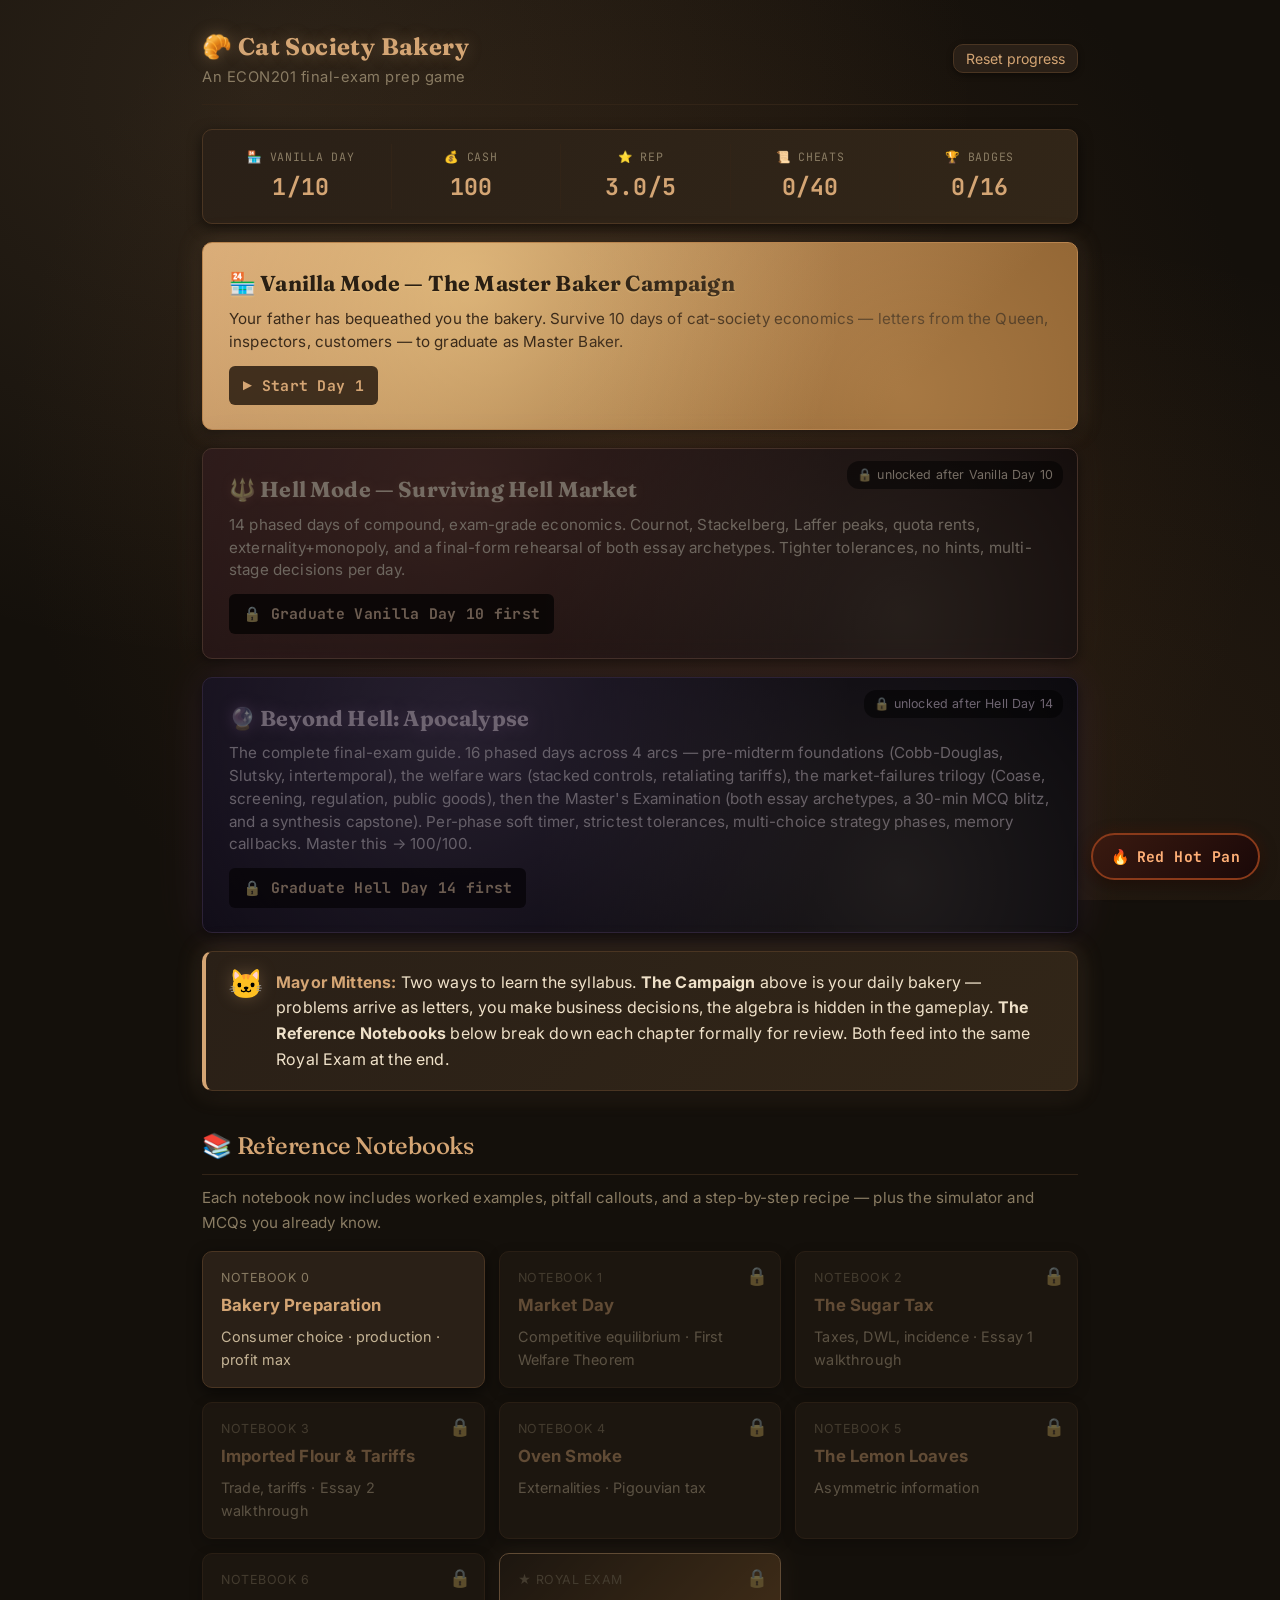
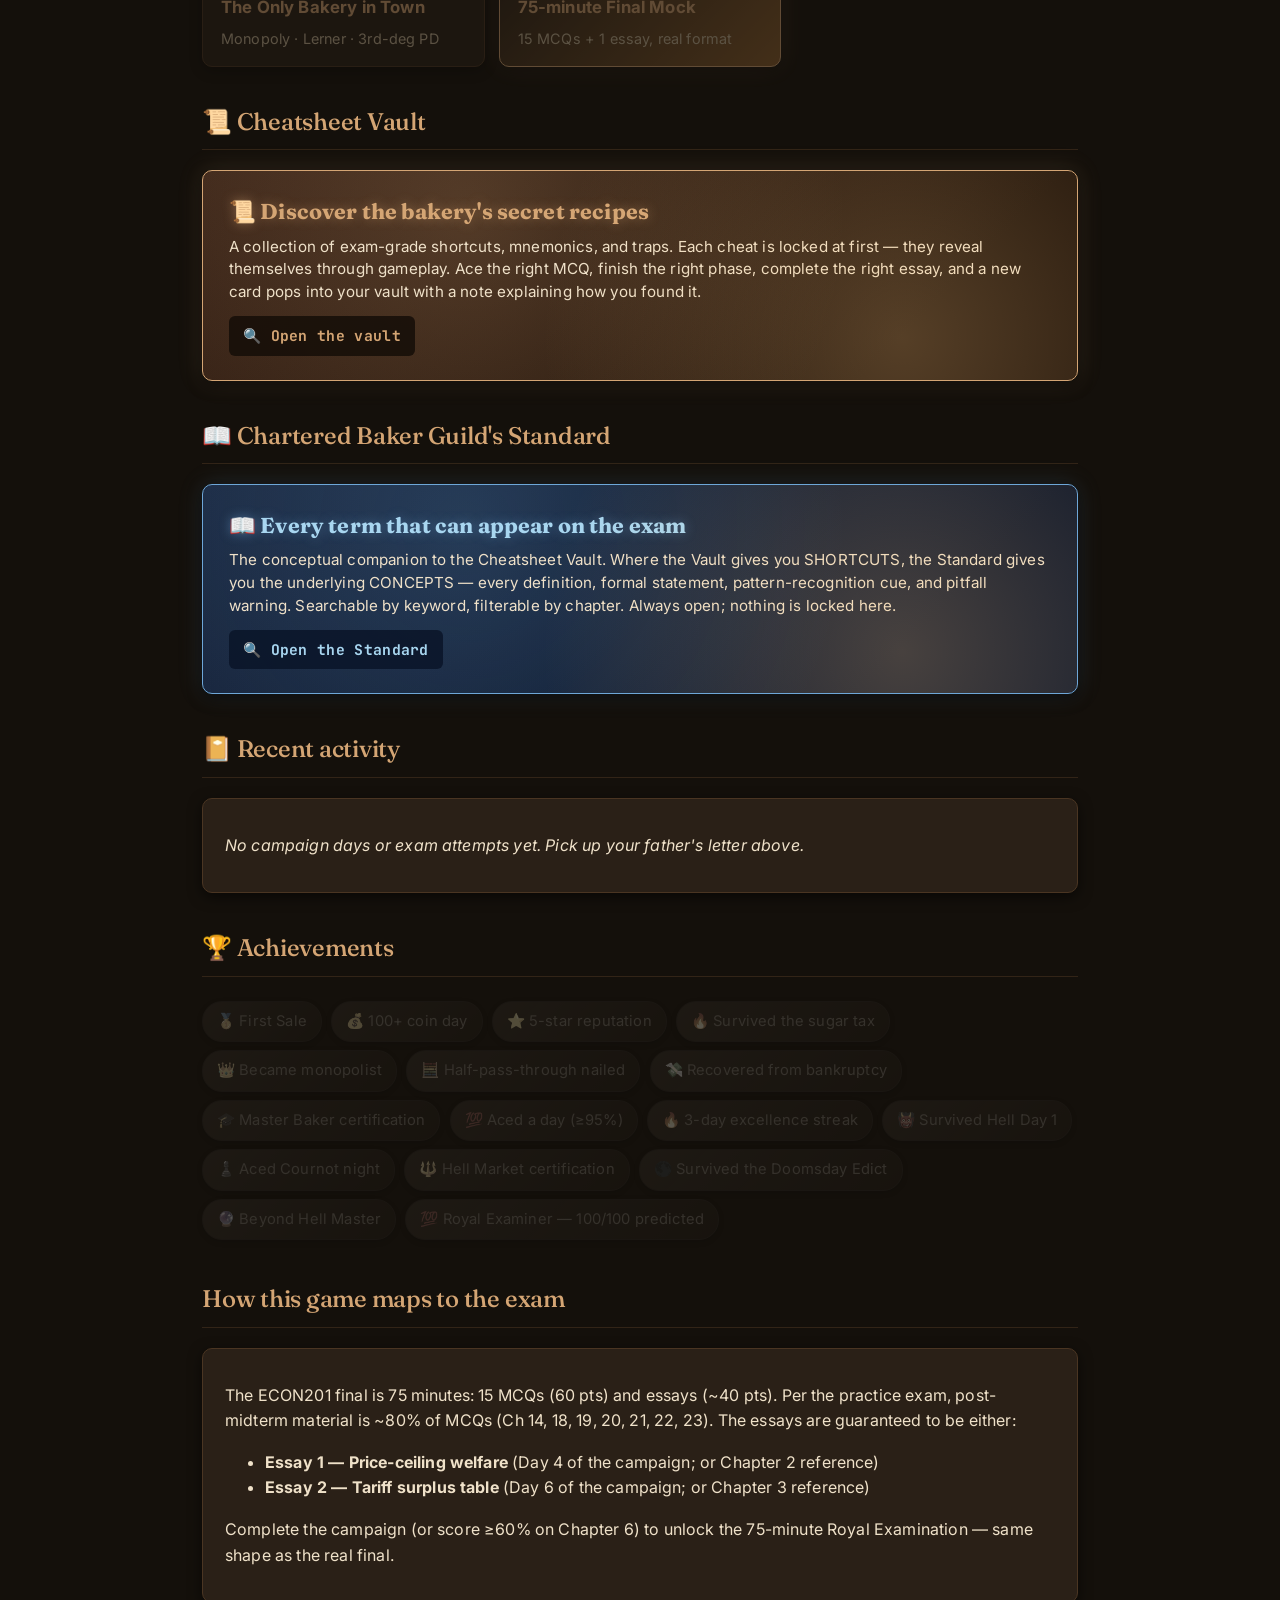
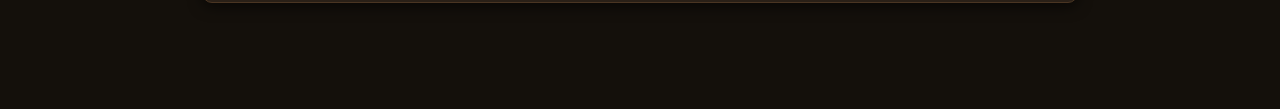
<file: index.html>
<!DOCTYPE html>
<html lang="en">
<head>
  <meta charset="utf-8">
  <meta name="viewport" content="width=device-width, initial-scale=1">
  <title>Cat Society Bakery — ECON201 Final Prep</title>
  <link rel="preconnect" href="https://fonts.googleapis.com">
  <link rel="preconnect" href="https://fonts.gstatic.com" crossorigin>
  <link rel="stylesheet" href="https://fonts.googleapis.com/css2?family=Inter:wght@400;500;600;700&family=Fraunces:opsz,wght@9..144,500;9..144,600;9..144,700&family=JetBrains+Mono:wght@400;600&display=swap">
  <link rel="stylesheet" href="assets/css/style.css?v=12">
  <link rel="icon" href="data:image/svg+xml,%3Csvg xmlns='http://www.w3.org/2000/svg' viewBox='0 0 64 64'%3E%3Ctext y='52' font-size='52'%3E🥐%3C/text%3E%3C/svg%3E">
</head>
<body>
  <div class="shell">
    <header class="topbar">
      <div>
        <h1>🥐 Cat Society Bakery</h1>
        <div class="crumbs">An ECON201 final-exam prep game</div>
      </div>
      <button id="reset" class="ghost small">Reset progress</button>
    </header>

    <div class="dashboard-strip" id="dashboard"></div>

    <a class="campaign-tile" href="chapters/daily.html" id="campaign-tile">
      <div class="lead">🏪 Vanilla Mode — The Master Baker Campaign</div>
      <div class="sub" id="campaign-sub">Your father has bequeathed you the bakery. Survive 10 days of cat-society economics — letters from the Queen, inspectors, customers — to graduate as Master Baker.</div>
      <span class="cta" id="campaign-cta">▶ Start Day 1</span>
    </a>

    <a class="campaign-tile hell" href="chapters/daily.html?mode=hell" id="hell-tile">
      <div class="lead">🔱 Hell Mode — Surviving Hell Market</div>
      <div class="sub" id="hell-sub">14 phased days of compound, exam-grade economics. Cournot, Stackelberg, Laffer peaks, quota rents, externality+monopoly, and a final-form rehearsal of both essay archetypes. Tighter tolerances, no hints, multi-stage decisions per day.</div>
      <span class="cta" id="hell-cta">▶ Locked until Vanilla Day 10</span>
    </a>

    <a class="campaign-tile apocalypse" href="chapters/daily.html?mode=apocalypse" id="apoc-tile">
      <div class="lead">🔮 Beyond Hell: Apocalypse</div>
      <div class="sub" id="apoc-sub">The complete final-exam guide. 16 phased days across 4 arcs — pre-midterm foundations (Cobb-Douglas, Slutsky, intertemporal), the welfare wars (stacked controls, retaliating tariffs), the market-failures trilogy (Coase, screening, regulation, public goods), then the Master's Examination (both essay archetypes, a 30-min MCQ blitz, and a synthesis capstone). Per-phase soft timer, strictest tolerances, multi-choice strategy phases, memory callbacks. Master this → 100/100.</div>
      <span class="cta" id="apoc-cta">▶ Locked until Hell Day 14</span>
    </a>

    <div class="card story">
      <div class="cat-line">
        <span class="emoji">🐱</span>
        <div class="speech">
          <span class="name">Mayor Mittens:</span>
          Two ways to learn the syllabus. <strong>The Campaign</strong> above is your daily bakery — problems arrive as letters, you make business decisions, the algebra is hidden in the gameplay. <strong>The Reference Notebooks</strong> below break down each chapter formally for review. Both feed into the same Royal Exam at the end.
        </div>
      </div>
    </div>

    <h2>📚 Reference Notebooks</h2>
    <p style="margin-top:-8px; color:var(--muted); font-size:0.95em;">Each notebook now includes worked examples, pitfall callouts, and a step-by-step recipe — plus the simulator and MCQs you already know.</p>
    <div class="tile-grid" id="map"></div>

    <h2>📜 Cheatsheet Vault</h2>
    <a class="campaign-tile vault" href="chapters/vault.html" id="vault-tile">
      <div class="lead">📜 Discover the bakery's secret recipes</div>
      <div class="sub" id="vault-sub">A collection of exam-grade shortcuts, mnemonics, and traps. Each cheat is locked at first — they reveal themselves through gameplay. Ace the right MCQ, finish the right phase, complete the right essay, and a new card pops into your vault with a note explaining how you found it.</div>
      <span class="cta" id="vault-cta">🔍 Open the vault</span>
    </a>

    <h2>📖 Chartered Baker Guild's Standard</h2>
    <a class="campaign-tile standard" href="chapters/standard.html" id="standard-tile">
      <div class="lead">📖 Every term that can appear on the exam</div>
      <div class="sub">The conceptual companion to the Cheatsheet Vault. Where the Vault gives you SHORTCUTS, the Standard gives you the underlying CONCEPTS — every definition, formal statement, pattern-recognition cue, and pitfall warning. Searchable by keyword, filterable by chapter. Always open; nothing is locked here.</div>
      <span class="cta">🔍 Open the Standard</span>
    </a>

    <h2>📔 Recent activity</h2>
    <div id="record" class="card"></div>

    <h2>🏆 Achievements</h2>
    <div id="ach"></div>

    <h2>How this game maps to the exam</h2>
    <div class="card">
      <p>The ECON201 final is 75 minutes: 15 MCQs (60 pts) and essays (~40 pts). Per the practice exam, post-midterm material is ~80% of MCQs (Ch 14, 18, 19, 20, 21, 22, 23). The essays are guaranteed to be either:</p>
      <ul>
        <li><strong>Essay 1 — Price-ceiling welfare</strong> (Day 4 of the campaign; or Chapter 2 reference)</li>
        <li><strong>Essay 2 — Tariff surplus table</strong> (Day 6 of the campaign; or Chapter 3 reference)</li>
      </ul>
      <p>Complete the campaign (or score ≥60% on Chapter 6) to unlock the 75-minute Royal Examination — same shape as the real final.</p>
    </div>
  </div>

  <script type="module">

    import "./assets/js/red-hot-pan.js?v=12";
    import { State } from "./assets/js/state.js?v=12";

    const CHAPTERS = [
      { id: 0, num: "Notebook 0", title: "Bakery Preparation", desc: "Consumer choice · production · profit max", file: "chapters/0-bakery-preparation.html" },
      { id: 1, num: "Notebook 1", title: "Market Day", desc: "Competitive equilibrium · First Welfare Theorem", file: "chapters/1-market-day.html" },
      { id: 2, num: "Notebook 2", title: "The Sugar Tax", desc: "Taxes, DWL, incidence · Essay 1 walkthrough", file: "chapters/2-sugar-tax.html" },
      { id: 3, num: "Notebook 3", title: "Imported Flour & Tariffs", desc: "Trade, tariffs · Essay 2 walkthrough", file: "chapters/3-tariffs.html" },
      { id: 4, num: "Notebook 4", title: "Oven Smoke", desc: "Externalities · Pigouvian tax", file: "chapters/4-oven-smoke.html" },
      { id: 5, num: "Notebook 5", title: "The Lemon Loaves", desc: "Asymmetric information", file: "chapters/5-lemon-loaves.html" },
      { id: 6, num: "Notebook 6", title: "The Only Bakery in Town", desc: "Monopoly · Lerner · 3rd-deg PD", file: "chapters/6-monopoly.html" },
      { id: "mock", num: "★ Royal Exam", title: "75-minute Final Mock", desc: "15 MCQs + 1 essay, real format", file: "chapters/final-mock.html", boss: true },
    ];

    const ACHIEVEMENTS = [
      { id: "first-sale",     label: "🥇 First Sale" },
      { id: "rich",           label: "💰 100+ coin day" },
      { id: "five-star",      label: "⭐ 5-star reputation" },
      { id: "tax-survivor",   label: "🔥 Survived the sugar tax" },
      { id: "monopolist",     label: "👑 Became monopolist" },
      { id: "lerner-master",  label: "🧮 Half-pass-through nailed" },
      { id: "bankruptcy",     label: "💸 Recovered from bankruptcy" },
      { id: "graduate",       label: "🎓 Master Baker certification" },
      { id: "perfect-day",    label: "💯 Aced a day (≥95%)" },
      { id: "streak-3",       label: "🔥 3-day excellence streak" },
      { id: "hell-survivor",  label: "👹 Survived Hell Day 1" },
      { id: "duopoly-master", label: "♟️ Aced Cournot night" },
      { id: "hell-master",    label: "🔱 Hell Market certification" },
      { id: "apoc-survivor",  label: "🌑 Survived the Doomsday Edict" },
      { id: "apoc-master",    label: "🔮 Beyond Hell Master" },
      { id: "perfect-100",    label: "💯 Royal Examiner — 100/100 predicted" },
    ];

    const state = State.get();
    const b = state.bakery;
    const hellUnlocked = !!b.graduated || !!b.redHotPan;
    const apocUnlocked = !!b.hellGraduated || !!b.redHotPan;

    // Dashboard — shows both Vanilla and Hell stats when Hell is unlocked
    const dash = document.getElementById("dashboard");
    dash.innerHTML = `
      <div class="kpi"><span class="label">🏪 Vanilla Day</span><span class="value">${b.day}/10</span></div>
      <div class="kpi"><span class="label">💰 Cash</span><span class="value ${b.cash < 0 ? "bad" : b.cash > 200 ? "good" : ""}">${b.cash.toFixed(0)}</span></div>
      <div class="kpi"><span class="label">⭐ Rep</span><span class="value">${b.reputation.toFixed(1)}/5</span></div>
      ${hellUnlocked ? `
        <div class="kpi"><span class="label">🔱 Hell Day</span><span class="value">${b.hellDay}/14</span></div>
        <div class="kpi"><span class="label">💀 Hell Cash</span><span class="value ${b.hellCash < 0 ? "bad" : b.hellCash > 400 ? "good" : ""}">${b.hellCash.toFixed(0)}</span></div>
      ` : ""}
      ${apocUnlocked ? `
        <div class="kpi"><span class="label">🔮 Apoc Day</span><span class="value">${b.apocalypseDay}/16</span></div>
        <div class="kpi"><span class="label">🌑 Apoc Cash</span><span class="value ${b.apocalypseCash < 0 ? "bad" : b.apocalypseCash > 600 ? "good" : ""}">${b.apocalypseCash.toFixed(0)}</span></div>
      ` : ""}
      <div class="kpi"><span class="label">📜 Cheats</span><span class="value">${(b.cheatsheets||[]).length}/<span id="cheats-total">?</span></span></div>
      <div class="kpi"><span class="label">🏆 Badges</span><span class="value">${b.achievements.length}/${ACHIEVEMENTS.length}</span></div>
    `;
    // populate cheats total
    import("./assets/js/data/cheatsheets.js?v=12").then(m => {
      const el = document.getElementById("cheats-total");
      if (el) el.textContent = m.CHEATS.length;
    });

    // Vanilla campaign tile CTA
    const cta = document.getElementById("campaign-cta");
    if (b.graduated) {
      cta.textContent = "🎓 Graduated — replay?";
      document.getElementById("campaign-sub").textContent = "You earned the Master Baker certificate. Hell Market is now unlocked below.";
    } else if (b.day === 1 && b.daysCompleted.length === 0) {
      cta.textContent = "▶ Start Day 1";
    } else {
      cta.textContent = `▶ Continue — Day ${b.day}`;
      const lastLog = b.log[0];
      if (lastLog) {
        document.getElementById("campaign-sub").innerHTML = `Last entry: <strong>Day ${lastLog.day} — ${lastLog.title}</strong>. ${lastLog.summary.replace(/<[^>]+>/g, '')}`;
      }
    }

    // Hell tile CTA + unlock state
    const hellTile = document.getElementById("hell-tile");
    const hellCta  = document.getElementById("hell-cta");
    const hellSub  = document.getElementById("hell-sub");
    if (!hellUnlocked) {
      hellTile.classList.add("locked");
      hellTile.removeAttribute("href");
      hellCta.textContent = "🔒 Graduate Vanilla Day 10 first";
    } else if (b.hellGraduated) {
      hellCta.textContent = "🔱 Hell Master — replay?";
      hellSub.textContent = "You have survived all 14 days of Hell Market. The Royal Examination holds no terrors for you now.";
    } else if (b.hellDay === 1 && b.hellDaysCompleted.length === 0) {
      hellCta.textContent = "▶ Begin Hell Day 1";
    } else {
      hellCta.textContent = `▶ Continue Hell — Day ${b.hellDay}`;
      const lastHell = b.hellLog[0];
      if (lastHell) {
        hellSub.innerHTML = `Last entry: <strong>Hell Day ${lastHell.day} — ${lastHell.title}</strong>. Phase scores: ${(lastHell.phaseScores || []).map(s => Math.round(s)).join(" · ")}`;
      }
    }

    // Apocalypse tile CTA + unlock state
    const apocTile = document.getElementById("apoc-tile");
    const apocCta  = document.getElementById("apoc-cta");
    const apocSub  = document.getElementById("apoc-sub");
    if (!apocUnlocked) {
      apocTile.classList.add("locked");
      apocTile.removeAttribute("href");
      apocCta.textContent = "🔒 Graduate Hell Day 14 first";
    } else if (b.apocalypseGraduated) {
      apocCta.textContent = "🔮 Apocalypse Master — replay?";
      apocSub.textContent = "You have crossed all four arcs of Apocalypse. The Royal Examination Bureau has signed your certificate. 100/100 is now possible.";
    } else if (b.apocalypseDay === 1 && (b.apocalypseDaysCompleted||[]).length === 0) {
      apocCta.textContent = "▶ Begin Apocalypse Day 1";
    } else {
      apocCta.textContent = `▶ Continue Apocalypse — Day ${b.apocalypseDay}`;
      const lastApoc = (b.apocalypseLog || [])[0];
      if (lastApoc) {
        apocSub.innerHTML = `Last entry: <strong>Apocalypse Day ${lastApoc.day} — ${lastApoc.title}</strong>. Phase scores: ${(lastApoc.phaseScores || []).map(s => Math.round(s)).join(" · ")}`;
      }
    }

    // Reference Notebooks
    const mapEl = document.getElementById("map");
    const panOn = !!b.redHotPan;
    CHAPTERS.forEach(ch => {
      const unlocked = state.unlocked[ch.id] || panOn;
      const best = state.chapterScore[ch.id]?.best;
      const a = document.createElement(unlocked ? "a" : "div");
      a.className = "tile" + (unlocked ? "" : " locked") + (ch.boss ? " boss" : "");
      if (unlocked) a.href = ch.file;
      a.innerHTML = `
        <div class="num">${ch.num}</div>
        <div class="title">${ch.title}</div>
        <div class="desc">${ch.desc}</div>
        ${best != null ? `<div class="stat">Best: ${best}%</div>` : ""}
      `;
      mapEl.appendChild(a);
    });

    // Recent activity — merged Vanilla + Hell + Apocalypse
    const rec = document.getElementById("record");
    const lastMock = state.mockHistory[0];
    const merged = [
      ...(b.log || []).map(e => ({ ...e, mode: "vanilla" })),
      ...(b.hellLog || []).map(e => ({ ...e, mode: "hell" })),
      ...(b.apocalypseLog || []).map(e => ({ ...e, mode: "apocalypse" })),
    ].sort((x, y) => (y.when || "").localeCompare(x.when || "")).slice(0, 5);
    const modeLabel = m => m === "apocalypse" ? "🔮 Apocalypse" : m === "hell" ? "🔱 Hell" : "🏪 Vanilla";
    if (merged.length === 0 && !lastMock) {
      rec.innerHTML = `<p><em>No campaign days or exam attempts yet. Pick up your father's letter above.</em></p>`;
    } else {
      const recentLog = merged.map(e => `
        <div class="logbook-entry ${e.cashDelta >= 0 ? "win" : "fail"}">
          <div class="day">${modeLabel(e.mode)} Day ${e.day} — ${e.title}</div>
          <div class="summary">${(e.summary || "").replace(/<[^>]+>/g, '')}</div>
        </div>
      `).join("");
      rec.innerHTML = `
        ${recentLog}
        ${lastMock ? `<p style="margin-top:10px"><strong>Latest Royal Exam (${lastMock.date}):</strong> MCQs ${lastMock.mcq}/15 · Essay ${lastMock.essay}/100 · Total ${lastMock.total}/100</p>` : ""}
      `;
    }

    // Achievements
    const achEl = document.getElementById("ach");
    achEl.innerHTML = ACHIEVEMENTS.map(a => `
      <span class="achievement ${b.achievements.includes(a.id) ? "" : "locked"}">${a.label}</span>
    `).join("");

    document.getElementById("reset").addEventListener("click", () => {
      if (confirm("Reset all progress? (clears localStorage)")) {
        State.reset();
        location.reload();
      }
    });
  </script>
</body>
</html>
</file>
<file: assets/css/style.css>
/* Cat Society Bakery — dark cozy theme.
   Imagine a candlelit bakery after closing time:
   deep wood, warm amber glow, aged parchment letters. */

:root {
  --bg-deep:  #14100b;   /* far wall, almost black */
  --bg:       #1d1610;   /* main bakery floor */
  --paper:    #2a2017;   /* card / shelf colour */
  --paper-2:  #322618;   /* hovered card */
  --ink:      #efe1c9;   /* warm cream body text */
  --ink-soft: #c5b496;   /* secondary text */
  --muted:    #8a7c63;   /* faint text */
  --accent:       #d4a574;   /* candleflame amber */
  --accent-dark:  #b9854f;   /* brass */
  --accent-deep:  #8a5e2e;   /* old copper */
  --good:     #9bc476;   /* basil / mint */
  --bad:      #e08c6e;   /* warm terracotta */
  --warn:     #e3b758;   /* honey */
  --border:   #4a3522;
  --border-soft: #322417;
  --shadow:   0 4px 14px rgba(0, 0, 0, 0.55);
  --glow:     0 0 24px rgba(212, 165, 116, 0.25);
  --radius: 10px;
  --font:    "Inter", "Helvetica Neue", -apple-system, BlinkMacSystemFont, sans-serif;
  --display: "Fraunces", "Inter", "Georgia", serif;
  --mono:    "JetBrains Mono", "SF Mono", "Menlo", "Consolas", monospace;
  --letter-bg:    #f1dcab;   /* aged parchment */
  --letter-ink:   #3a2a1a;
  --letter-accent:#7a4a1d;
}

* { box-sizing: border-box; }

html, body {
  background-color: #14100b;
}
body {
  margin: 0;
  font-family: var(--font);
  font-weight: 400;
  color: var(--ink);
  background:
    radial-gradient(ellipse at 20% 10%, rgba(212, 165, 116, 0.12) 0%, transparent 50%),
    radial-gradient(ellipse at 80% 90%, rgba(184, 117, 64, 0.10) 0%, transparent 50%),
    radial-gradient(circle at 50% 50%, rgba(80, 50, 25, 0.35) 0%, transparent 80%),
    #14100b;
  background-attachment: fixed;
  line-height: 1.6;
  min-height: 100vh;
  -webkit-font-smoothing: antialiased;
  -moz-osx-font-smoothing: grayscale;
  letter-spacing: 0.01em;
}

a { color: var(--accent); text-decoration: underline dotted; text-underline-offset: 3px; }
a:hover { color: var(--warn); }

.shell {
  max-width: 920px;
  margin: 0 auto;
  padding: 28px 22px 90px;
}

header.topbar {
  display: flex;
  align-items: center;
  justify-content: space-between;
  margin-bottom: 24px;
  border-bottom: 1px solid var(--border-soft);
  padding-bottom: 14px;
}

header.topbar h1 {
  margin: 0;
  font-size: 1.5em;
  font-family: var(--display);
  letter-spacing: 0.4px;
  color: var(--accent);
  text-shadow: 0 0 16px rgba(212, 165, 116, 0.35);
}

header.topbar .crumbs {
  font-size: 0.92em;
  color: var(--muted);
  letter-spacing: 0.5px;
}

header.topbar a.home {
  text-decoration: none;
  background: var(--paper);
  border: 1px solid var(--border);
  border-radius: var(--radius);
  padding: 6px 12px;
  font-size: 0.9em;
  color: var(--accent);
  transition: background 0.15s ease;
}
header.topbar a.home:hover { background: var(--paper-2); color: var(--warn); }

h1, h2, h3, h4 { color: var(--accent); font-family: var(--display); font-weight: 600; }
h1 { text-shadow: 0 0 14px rgba(212, 165, 116, 0.25); font-weight: 700; }
h2 {
  border-bottom: 1px solid var(--border-soft);
  padding-bottom: 8px;
  margin-top: 36px;
  font-weight: 500;
  letter-spacing: -0.01em;
}
h3 { margin-bottom: 8px; color: var(--accent-dark); font-weight: 600; letter-spacing: -0.005em; }
h4 { color: var(--accent-dark); font-weight: 600; }

p, li { color: var(--ink); }
small, .crumbs { color: var(--ink-soft); }

.card {
  background: var(--paper);
  border: 1px solid var(--border);
  border-radius: var(--radius);
  box-shadow: var(--shadow);
  padding: 18px 22px;
  margin: 16px 0;
  position: relative;
}

.card.story {
  background: linear-gradient(135deg, var(--paper) 0%, var(--paper-2) 100%);
  border-left: 4px solid var(--accent);
  box-shadow: var(--shadow), var(--glow);
}

.cat-line {
  display: flex;
  gap: 12px;
  align-items: flex-start;
}
.cat-line .emoji {
  font-size: 1.8em;
  line-height: 1;
  filter: drop-shadow(0 0 8px rgba(212, 165, 116, 0.3));
}
.cat-line .speech { flex: 1; }
.cat-line .name { font-weight: bold; color: var(--accent); }

.controls {
  display: grid;
  gap: 14px;
  grid-template-columns: 1fr 1fr;
}
.controls .full { grid-column: 1 / -1; }

label.field {
  display: flex;
  flex-direction: column;
  gap: 4px;
  font-size: 0.95em;
}
label.field .name { color: var(--muted); font-size: 0.82em; text-transform: uppercase; letter-spacing: 0.6px; }

input[type="range"] {
  width: 100%;
  -webkit-appearance: none;
  appearance: none;
  background: transparent;
  height: 22px;
}
input[type="range"]::-webkit-slider-runnable-track {
  height: 6px;
  background: var(--border);
  border-radius: 3px;
}
input[type="range"]::-webkit-slider-thumb {
  -webkit-appearance: none;
  appearance: none;
  height: 18px; width: 18px;
  background: var(--accent);
  border-radius: 50%;
  margin-top: -6px;
  box-shadow: 0 0 8px rgba(212, 165, 116, 0.6);
  cursor: pointer;
}
input[type="range"]::-moz-range-track {
  height: 6px; background: var(--border); border-radius: 3px;
}
input[type="range"]::-moz-range-thumb {
  height: 18px; width: 18px; background: var(--accent); border-radius: 50%;
  box-shadow: 0 0 8px rgba(212, 165, 116, 0.6);
  border: none; cursor: pointer;
}

input[type="number"], input[type="text"] {
  font-family: var(--mono);
  font-size: 1em;
  padding: 8px 10px;
  border: 1px solid var(--border);
  border-radius: 6px;
  background: var(--bg);
  color: var(--ink);
  width: 100%;
  outline: none;
  transition: border-color 0.15s ease, box-shadow 0.15s ease;
}
input[type="number"]:focus, input[type="text"]:focus {
  border-color: var(--accent);
  box-shadow: 0 0 0 3px rgba(212, 165, 116, 0.18);
}

input.cell {
  width: 100px;
  text-align: right;
  padding: 6px 8px;
}
input.correct { border-color: var(--good); background: rgba(155, 196, 118, 0.15); }
input.wrong   { border-color: var(--bad);  background: rgba(224, 140, 110, 0.15); }
input.partial { border-color: var(--warn); background: rgba(227, 183, 88, 0.15); }

button {
  font-family: var(--font);
  font-size: 1em;
  padding: 10px 18px;
  background: linear-gradient(180deg, var(--accent), var(--accent-dark));
  color: #2a1f13;
  font-weight: bold;
  border: 1px solid var(--accent-dark);
  border-radius: var(--radius);
  cursor: pointer;
  box-shadow: 0 2px 6px rgba(0, 0, 0, 0.4);
  transition: transform 0.08s ease, box-shadow 0.15s ease;
}
button:hover { transform: translateY(-1px); box-shadow: 0 4px 10px rgba(0, 0, 0, 0.5), var(--glow); }
button:active { transform: translateY(0); }
button:disabled { background: var(--border); color: var(--muted); cursor: not-allowed; box-shadow: none; transform: none; }
button.ghost {
  background: var(--paper);
  color: var(--accent);
  border: 1px solid var(--border);
  font-weight: normal;
}
button.ghost:hover { background: var(--paper-2); }
button.small { padding: 5px 12px; font-size: 0.88em; }

.readout {
  display: grid;
  gap: 10px;
  grid-template-columns: repeat(auto-fill, minmax(140px, 1fr));
  font-family: var(--mono);
  font-size: 0.95em;
  background: var(--bg);
  padding: 12px 14px;
  border-radius: var(--radius);
  border: 1px solid var(--border-soft);
}
.readout .item { display: flex; flex-direction: column; }
.readout .label { font-size: 0.72em; color: var(--muted); text-transform: uppercase; letter-spacing: 0.5px; }
.readout .value { font-size: 1.15em; font-weight: bold; color: var(--accent); }
.readout .value.good { color: var(--good); }
.readout .value.bad { color: var(--bad); }

.mcq { background: var(--paper); border: 1px solid var(--border); border-radius: var(--radius); padding: 16px 18px; margin: 14px 0; box-shadow: var(--shadow); }
.mcq h4 { margin: 0 0 12px; color: var(--accent); }
.mcq .options { display: flex; flex-direction: column; gap: 8px; }
.mcq .opt {
  text-align: left;
  background: var(--bg);
  color: var(--ink);
  border: 1px solid var(--border);
  border-radius: 8px;
  padding: 11px 14px;
  cursor: pointer;
  box-shadow: none;
  font-family: var(--font);
  font-weight: normal;
  transition: background 0.12s ease, border-color 0.12s ease;
}
.mcq .opt:hover { background: var(--paper-2); border-color: var(--accent-dark); }
.mcq .opt.selected { border-color: var(--accent); background: var(--paper-2); }
.mcq .opt.correct { background: rgba(155, 196, 118, 0.15); border-color: var(--good); }
.mcq .opt.wrong { background: rgba(224, 140, 110, 0.15); border-color: var(--bad); }
.mcq .explain {
  margin-top: 12px;
  padding: 12px;
  background: rgba(212, 165, 116, 0.08);
  border-left: 3px solid var(--warn);
  border-radius: 4px;
  font-size: 0.95em;
}

.tile-grid {
  display: grid;
  gap: 14px;
  grid-template-columns: repeat(auto-fill, minmax(220px, 1fr));
  margin-top: 16px;
}
.tile {
  display: block;
  text-decoration: none;
  color: var(--ink);
  background: var(--paper);
  border: 1px solid var(--border);
  border-radius: var(--radius);
  padding: 16px 18px;
  box-shadow: var(--shadow);
  position: relative;
  transition: transform 0.1s ease, box-shadow 0.15s ease;
}
.tile:hover {
  transform: translateY(-2px);
  box-shadow: var(--shadow), var(--glow);
  border-color: var(--accent-dark);
}
.tile.locked { opacity: 0.4; cursor: not-allowed; pointer-events: none; }
.tile.locked::after {
  content: "🔒";
  position: absolute;
  top: 10px;
  right: 12px;
  font-size: 1.1em;
  filter: grayscale(0.5);
}
.tile.boss {
  background: linear-gradient(135deg, var(--paper) 0%, var(--accent-deep) 100%);
  border-color: var(--accent);
  box-shadow: var(--shadow), var(--glow);
}
.tile .badge { position: absolute; top: 8px; right: 10px; background: var(--good); color: #1a1410; font-size: 0.75em; padding: 2px 7px; border-radius: 4px; font-weight: bold; }
.tile .num { font-size: 0.78em; color: var(--muted); margin-bottom: 4px; text-transform: uppercase; letter-spacing: 0.5px; }
.tile .title { font-weight: bold; color: var(--accent); margin-bottom: 6px; font-size: 1.05em; }
.tile .desc { font-size: 0.9em; color: var(--ink-soft); }
.tile .stat { font-size: 0.8em; color: var(--good); margin-top: 6px; font-family: var(--mono); }

.timer {
  position: sticky;
  top: 10px;
  float: right;
  background: var(--paper);
  border: 1px solid var(--border);
  border-radius: var(--radius);
  padding: 8px 14px;
  font-family: var(--mono);
  font-size: 1.15em;
  color: var(--accent);
  z-index: 10;
  box-shadow: var(--shadow);
}
.timer.warn { background: rgba(227, 183, 88, 0.15); color: var(--warn); }
.timer.crit { background: rgba(224, 140, 110, 0.18); color: var(--bad); animation: pulse 1s infinite; }

@keyframes pulse {
  0%, 100% { opacity: 1; }
  50% { opacity: 0.55; }
}

svg.chart {
  width: 100%;
  height: auto;
  background: var(--bg);
  border: 1px solid var(--border);
  border-radius: var(--radius);
}
svg.chart text { font-family: var(--font); fill: var(--ink-soft); font-size: 12px; }
svg.chart .axis { stroke: var(--ink-soft); stroke-width: 1.4; }
svg.chart .grid { stroke: var(--border-soft); stroke-width: 1; }
svg.chart .demand { stroke: #6ea7d8; stroke-width: 2.5; fill: none; }
svg.chart .supply { stroke: #d88787; stroke-width: 2.5; fill: none; }
svg.chart .mr { stroke: #6ea7d8; stroke-width: 1.4; stroke-dasharray: 4 3; fill: none; }
svg.chart .mc { stroke: #d88787; stroke-width: 1.4; stroke-dasharray: 4 3; fill: none; }
svg.chart .pmax { stroke: var(--warn); stroke-width: 2; stroke-dasharray: 6 4; }
svg.chart .cs { fill: #6ea7d8; opacity: 0.28; }
svg.chart .ps { fill: #d88787; opacity: 0.28; }
svg.chart .gov { fill: var(--warn); opacity: 0.35; }
svg.chart .dwl { fill: #888; opacity: 0.4; }

.essay-table {
  width: 100%;
  border-collapse: collapse;
  font-family: var(--mono);
  font-size: 0.95em;
  margin-top: 10px;
}
.essay-table th, .essay-table td {
  border: 1px solid var(--border);
  padding: 7px 10px;
  text-align: center;
  background: var(--paper);
}
.essay-table th { background: var(--paper-2); color: var(--accent); }
.essay-table .row-label { text-align: left; background: var(--bg); color: var(--accent-dark); font-weight: bold; }

.steps { display: flex; flex-direction: column; gap: 14px; }
.step {
  background: var(--paper);
  border: 1px solid var(--border);
  border-radius: var(--radius);
  padding: 14px 18px;
}
.step.done { border-left: 4px solid var(--good); }
.step h4 { margin: 0 0 8px; color: var(--accent); }
.step .prompt { font-size: 0.95em; margin-bottom: 8px; }
.step .hint { font-size: 0.9em; color: var(--ink-soft); background: rgba(212, 165, 116, 0.07); border-left: 3px solid var(--warn); padding: 8px 12px; margin-top: 8px; border-radius: 4px; }
.step input.cell { margin-right: 4px; }

.result-banner {
  text-align: center;
  padding: 18px;
  background: linear-gradient(135deg, var(--paper-2), var(--paper));
  border: 1px solid var(--border);
  border-radius: var(--radius);
  font-size: 1.15em;
  margin: 20px 0;
  box-shadow: var(--shadow);
}
.result-banner.win {
  background: linear-gradient(135deg, rgba(155, 196, 118, 0.18), rgba(155, 196, 118, 0.06));
  border-color: var(--good);
}
.result-banner.fail {
  background: linear-gradient(135deg, rgba(224, 140, 110, 0.18), rgba(224, 140, 110, 0.06));
  border-color: var(--bad);
}

.flash {
  display: inline-block;
  padding: 2px 9px;
  border-radius: 4px;
  font-size: 0.85em;
  margin-left: 6px;
  font-weight: bold;
}
.flash.good { background: var(--good); color: #1a2010; }
.flash.bad  { background: var(--bad);  color: #2a1410; }
.flash.warn { background: var(--warn); color: #2a1d0a; }

ul.trap-list { padding-left: 18px; }
ul.trap-list li { margin-bottom: 8px; color: var(--ink-soft); }

.formula {
  font-family: var(--mono);
  background: rgba(212, 165, 116, 0.10);
  padding: 3px 7px;
  border-radius: 4px;
  display: inline-block;
  color: var(--accent);
  border: 1px solid var(--border-soft);
}

@media (max-width: 640px) {
  .controls { grid-template-columns: 1fr; }
  .shell { padding: 18px 14px 60px; }
  header.topbar { flex-direction: column; align-items: flex-start; gap: 8px; }
  .timer { float: none; display: block; margin-bottom: 10px; }
}

/* ---------- Master Baker Campaign ---------- */

.dashboard-strip {
  display: grid;
  grid-template-columns: repeat(auto-fit, minmax(120px, 1fr));
  gap: 10px;
  background: linear-gradient(135deg, var(--paper), var(--paper-2));
  border: 1px solid var(--border);
  border-radius: var(--radius);
  padding: 14px 18px;
  margin: 14px 0;
  box-shadow: var(--shadow);
}
.dashboard-strip .kpi {
  display: flex;
  flex-direction: column;
  align-items: center;
  font-family: var(--mono);
  padding: 4px 0;
}
.dashboard-strip .kpi + .kpi { border-left: 1px solid var(--border-soft); }
.dashboard-strip .kpi .label {
  font-size: 0.72em;
  text-transform: uppercase;
  letter-spacing: 0.7px;
  color: var(--muted);
  margin-bottom: 2px;
}
.dashboard-strip .kpi .value {
  font-size: 1.45em;
  font-weight: bold;
  color: var(--accent);
}
.dashboard-strip .kpi .value.bad { color: var(--bad); }
.dashboard-strip .kpi .value.good { color: var(--good); }

.letter {
  background:
    repeating-linear-gradient(0deg, transparent, transparent 27px, rgba(122, 74, 29, 0.18) 27px, rgba(122, 74, 29, 0.18) 28px),
    linear-gradient(180deg, #f5e3b7 0%, #ecd296 100%);
  color: var(--letter-ink);
  border: 1px solid #b9924a;
  border-radius: var(--radius);
  padding: 28px 30px 26px 30px;
  margin: 22px 0;
  box-shadow: var(--shadow), 0 0 30px rgba(212, 165, 116, 0.15);
  font-family: "Georgia", serif;
  position: relative;
  line-height: 1.8;
}
.letter::before {
  content: "✉";
  position: absolute;
  top: -16px;
  left: 22px;
  background: var(--accent);
  color: #2a1f13;
  font-size: 1.3em;
  padding: 5px 12px;
  border-radius: 16px;
  box-shadow: var(--shadow), var(--glow);
}
.letter::after {
  content: "";
  position: absolute;
  inset: 0;
  background: radial-gradient(ellipse at top right, rgba(255, 220, 150, 0.15), transparent 50%);
  pointer-events: none;
  border-radius: var(--radius);
}
.letter .from {
  font-weight: 700;
  color: var(--letter-accent);
  font-size: 1.05em;
  margin-bottom: 12px;
  border-bottom: 1px dashed rgba(122, 74, 29, 0.4);
  padding-bottom: 8px;
  font-style: italic;
}
.letter,
.letter .body,
.letter .body p,
.letter .body li,
.letter .body ol,
.letter .body ul,
.letter .body em,
.letter .body span,
.letter p,
.letter li,
.letter em {
  color: var(--letter-ink);
}
.letter strong, .letter .body strong {
  color: var(--letter-accent);
  background: rgba(122, 74, 29, 0.10);
  padding: 1px 5px;
  border-radius: 3px;
  font-weight: 700;
}
.letter a { color: var(--letter-accent); }
.letter ol, .letter ul { padding-left: 22px; }

/* Collapsed letter shown on phases > 0 — keeps problem setup re-accessible */
.letter-collapsed {
  background: var(--paper);
  border: 1px dashed var(--accent-dark);
  border-radius: var(--radius);
  margin: 14px 0;
  box-shadow: var(--shadow);
  overflow: hidden;
}
.letter-collapsed > summary {
  padding: 12px 16px;
  cursor: pointer;
  font-family: var(--font);
  font-size: 0.95em;
  color: var(--accent);
  list-style: none;
  position: relative;
  user-select: none;
  background: linear-gradient(180deg, var(--paper-2), var(--paper));
}
.letter-collapsed > summary::-webkit-details-marker { display: none; }
.letter-collapsed > summary::after {
  content: "▸";
  position: absolute;
  right: 18px;
  top: 12px;
  color: var(--accent);
  transition: transform 0.15s ease;
}
.letter-collapsed[open] > summary::after { transform: rotate(90deg); }
.letter-collapsed > summary em { color: var(--ink-soft); font-style: italic; }
.letter-collapsed[open] > summary { border-bottom: 1px solid var(--border-soft); }
.letter-collapsed > .letter { margin: 14px 14px 14px 14px; }

.consequence-banner {
  background: linear-gradient(135deg, var(--paper-2), var(--paper));
  border: 1px solid var(--border);
  border-radius: var(--radius);
  padding: 18px 22px;
  margin: 18px 0;
  font-size: 1.05em;
  border-left: 4px solid var(--accent);
  animation: slideIn 0.4s ease-out;
  box-shadow: var(--shadow);
}
.consequence-banner.win {
  background: linear-gradient(135deg, rgba(155, 196, 118, 0.16), rgba(155, 196, 118, 0.04));
  border-left-color: var(--good);
}
.consequence-banner.fail {
  background: linear-gradient(135deg, rgba(224, 140, 110, 0.16), rgba(224, 140, 110, 0.04));
  border-left-color: var(--bad);
}

@keyframes slideIn {
  from { opacity: 0; transform: translateY(-10px); }
  to { opacity: 1; transform: translateY(0); }
}

.queue-row {
  display: grid;
  grid-template-columns: 56px 1fr auto;
  gap: 12px;
  align-items: center;
  padding: 12px 14px;
  background: var(--bg);
  border: 1px solid var(--border-soft);
  border-radius: var(--radius);
  margin-bottom: 8px;
  animation: slideIn 0.3s ease-out;
}
.queue-row .portrait {
  font-size: 2em;
  text-align: center;
  filter: drop-shadow(0 0 8px rgba(212, 165, 116, 0.4));
}
.queue-row .name { font-weight: bold; color: var(--accent); }
.queue-row .reason { font-size: 0.85em; color: var(--ink-soft); font-family: var(--mono); margin-top: 2px; }
.queue-row .verdict { font-size: 1.6em; }

.logbook-entry {
  background: var(--paper);
  border-left: 4px solid var(--accent);
  padding: 12px 16px;
  margin-bottom: 10px;
  border-radius: 0 var(--radius) var(--radius) 0;
  font-size: 0.95em;
  border-top: 1px solid var(--border-soft);
  border-right: 1px solid var(--border-soft);
  border-bottom: 1px solid var(--border-soft);
}
.logbook-entry .day { font-weight: bold; color: var(--accent); }
.logbook-entry .summary { color: var(--ink-soft); font-size: 0.9em; margin-top: 6px; }
.logbook-entry.win  { border-left-color: var(--good); }
.logbook-entry.fail { border-left-color: var(--bad); }

.field-row {
  display: grid;
  grid-template-columns: 1fr 140px;
  gap: 14px;
  align-items: center;
  padding: 14px 0;
  border-bottom: 1px dashed var(--border-soft);
}
.field-row:last-of-type { border-bottom: none; padding-bottom: 6px; }
.field-row label {
  font-size: 1em;
  color: var(--ink);
}
.field-row .hint-text {
  display: block;
  font-size: 0.82em;
  color: var(--muted);
  margin-top: 2px;
  font-style: italic;
}

.bigbtn {
  display: block;
  width: 100%;
  font-size: 1.1em;
  padding: 14px 22px;
  margin-top: 18px;
  box-shadow: var(--shadow), var(--glow);
}

.achievement {
  display: inline-flex;
  align-items: center;
  gap: 6px;
  padding: 8px 14px;
  background: linear-gradient(135deg, rgba(212, 165, 116, 0.20), rgba(184, 117, 64, 0.10));
  border: 1px solid var(--accent-dark);
  border-radius: 20px;
  font-size: 0.92em;
  margin: 4px 5px 4px 0;
  box-shadow: 0 2px 6px rgba(0, 0, 0, 0.4);
  color: var(--accent);
}
.achievement.locked {
  opacity: 0.3;
  filter: grayscale(0.7);
  border-color: var(--border-soft);
  color: var(--muted);
}

.campaign-tile {
  display: block;
  text-decoration: none;
  color: #2a1f13;
  background:
    radial-gradient(circle at 30% 20%, rgba(255, 220, 150, 0.5), transparent 60%),
    linear-gradient(135deg, #d4a574, #8a5e2e 80%);
  border: 1px solid var(--accent-dark);
  border-radius: var(--radius);
  padding: 24px 26px;
  margin: 18px 0;
  box-shadow: var(--shadow), var(--glow);
  transition: transform 0.1s ease, box-shadow 0.15s ease;
  position: relative;
  overflow: hidden;
}
.campaign-tile::before {
  content: "";
  position: absolute;
  inset: 0;
  background: radial-gradient(circle at 80% 80%, rgba(255, 200, 130, 0.25), transparent 50%);
  pointer-events: none;
}
.campaign-tile:hover {
  transform: translateY(-3px);
  box-shadow: 0 8px 24px rgba(0, 0, 0, 0.5), 0 0 32px rgba(212, 165, 116, 0.35);
}
.campaign-tile .lead {
  font-size: 1.35em;
  font-weight: bold;
  margin-bottom: 6px;
  font-family: var(--display);
  color: #2a1f13;
  text-shadow: 0 1px 2px rgba(255, 220, 150, 0.4);
}
.campaign-tile .sub { color: #3a2a1a; font-size: 0.95em; line-height: 1.5; }
.campaign-tile .cta {
  margin-top: 12px;
  display: inline-block;
  padding: 8px 14px;
  background: rgba(40, 28, 16, 0.85);
  color: var(--accent);
  border-radius: 6px;
  font-family: var(--mono);
  font-size: 0.92em;
  font-weight: bold;
  letter-spacing: 0.3px;
}

/* ---------- Slot machine ---------- */
.slot-row {
  display: grid;
  grid-template-columns: repeat(3, 1fr);
  gap: 14px;
  margin: 20px auto;
  max-width: 380px;
}
.slot-cell {
  height: 90px;
  border-radius: var(--radius);
  background: linear-gradient(180deg, var(--paper-2), var(--paper));
  border: 2px solid var(--border);
  display: flex;
  align-items: center;
  justify-content: center;
  font-size: 3.2em;
  box-shadow:
    inset 0 4px 12px rgba(0, 0, 0, 0.45),
    0 2px 8px rgba(0, 0, 0, 0.4);
  transition: transform 0.1s ease;
}
.slot-cell.spinning {
  animation: slot-shake 0.12s linear infinite;
  filter: blur(0.3px);
  color: var(--accent);
}
.slot-cell.locked {
  animation: slot-lock 0.4s cubic-bezier(.34, 1.56, .64, 1) both;
  border-color: var(--accent);
  box-shadow: inset 0 4px 12px rgba(0, 0, 0, 0.4), 0 0 16px rgba(212, 165, 116, 0.45);
}
@keyframes slot-shake {
  0%, 100% { transform: translateY(0); }
  50% { transform: translateY(-2px); }
}
@keyframes slot-lock {
  0% { transform: scale(1.25); filter: brightness(1.4); }
  100% { transform: scale(1); filter: brightness(1); }
}
.slot-caption {
  text-align: center;
  font-style: italic;
  color: var(--ink-soft);
  font-size: 1em;
  margin-top: 10px;
}

/* ---------- Hell Market variant ---------- */
.campaign-tile.hell {
  background:
    radial-gradient(circle at 30% 20%, rgba(255, 100, 60, 0.35), transparent 60%),
    linear-gradient(135deg, #7a2424, #2a0808 80%);
  border-color: #b9542f;
  color: #fde6c0;
  box-shadow: var(--shadow), 0 0 32px rgba(224, 80, 60, 0.25);
}
.campaign-tile.hell:hover {
  box-shadow: 0 8px 24px rgba(0,0,0,0.6), 0 0 36px rgba(224, 80, 60, 0.45);
}
.campaign-tile.hell .lead { color: #ffd5a8; text-shadow: 0 0 10px rgba(255, 100, 60, 0.4); }
.campaign-tile.hell .sub { color: #ecc8a4; }
.campaign-tile.hell .cta { background: rgba(20, 8, 4, 0.85); color: #ffb077; }
.campaign-tile.hell.locked {
  filter: grayscale(0.6) brightness(0.5);
  cursor: not-allowed;
  pointer-events: none;
}
.campaign-tile.hell.locked::after {
  content: "🔒 unlocked after Vanilla Day 10";
  position: absolute;
  top: 12px; right: 14px;
  font-size: 0.78em;
  background: rgba(0,0,0,0.5);
  padding: 4px 10px;
  border-radius: 12px;
  color: #ffd5a8;
}

/* Hell mode progress track tinge */
.progress-track.hell .pip.done { background: linear-gradient(90deg, #e08c6e, #8a3a1a); }
.progress-track.hell .pip.current {
  background: #e08c6e;
  box-shadow: 0 0 14px #e08c6e;
  animation: pulseGlowHell 1.6s infinite;
}
@keyframes pulseGlowHell {
  0%, 100% { box-shadow: 0 0 8px #e08c6e; }
  50%      { box-shadow: 0 0 22px #e08c6e, 0 0 36px #b9542f; }
}

/* ---------- Apocalypse variant ---------- */
.campaign-tile.apocalypse {
  background:
    radial-gradient(circle at 30% 20%, rgba(200, 130, 255, 0.35), transparent 60%),
    linear-gradient(135deg, #2a1450, #0a0420 80%);
  border-color: #6a3aa0;
  color: #ffe6c0;
  box-shadow: var(--shadow), 0 0 32px rgba(180, 80, 220, 0.30), 0 0 60px rgba(220, 60, 90, 0.18);
}
.campaign-tile.apocalypse:hover {
  box-shadow: 0 8px 24px rgba(0,0,0,0.65), 0 0 36px rgba(200, 100, 255, 0.45), 0 0 80px rgba(220, 60, 90, 0.30);
}
.campaign-tile.apocalypse .lead { color: #f0c0ff; text-shadow: 0 0 14px rgba(200, 100, 255, 0.55); }
.campaign-tile.apocalypse .sub { color: #d8b8e8; }
.campaign-tile.apocalypse .cta { background: rgba(20, 8, 30, 0.85); color: #ffb077; }
.campaign-tile.apocalypse.locked {
  filter: grayscale(0.6) brightness(0.5);
  cursor: not-allowed;
  pointer-events: none;
}
.campaign-tile.apocalypse.locked::after {
  content: "🔒 unlocked after Hell Day 14";
  position: absolute;
  top: 12px; right: 14px;
  font-size: 0.78em;
  background: rgba(0,0,0,0.5);
  padding: 4px 10px;
  border-radius: 12px;
  color: #f0c0ff;
}

/* Apocalypse progress track tint */
.progress-track.apocalypse .pip.done { background: linear-gradient(90deg, #c860ff, #6a1090); }
.progress-track.apocalypse .pip.current {
  background: #c860ff;
  box-shadow: 0 0 14px #c860ff;
  animation: pulseGlowApoc 1.6s infinite;
}
@keyframes pulseGlowApoc {
  0%, 100% { box-shadow: 0 0 8px #c860ff; }
  50%      { box-shadow: 0 0 22px #c860ff, 0 0 36px #b9542f; }
}

/* Arc-opener scroll */
.arc-scroll {
  background:
    radial-gradient(ellipse at top left, rgba(200, 130, 255, 0.18), transparent 60%),
    linear-gradient(180deg, var(--paper-2), var(--paper));
  border: 2px solid var(--accent-dark);
  border-left: 6px solid #c860ff;
  border-radius: var(--radius);
  padding: 24px 26px;
  margin: 18px 0;
  box-shadow: var(--shadow), 0 0 28px rgba(200, 100, 255, 0.18);
  position: relative;
}
.arc-scroll .arc-cinematic {
  font-size: 3.4em;
  text-align: center;
  margin-bottom: 8px;
  filter: drop-shadow(0 0 16px rgba(200, 130, 255, 0.55));
}
.arc-scroll p { color: var(--ink); line-height: 1.65; }
.arc-scroll strong { color: #f0c0ff; }

/* Memory callback */
.memory-callback {
  background: rgba(212, 165, 116, 0.06);
  border: 1px dashed var(--accent-dark);
  border-left: 4px solid var(--warn);
  border-radius: var(--radius);
  padding: 12px 16px;
  margin: 12px 0;
  font-size: 0.95em;
  color: var(--ink-soft);
  font-style: italic;
}
.memory-callback strong { color: var(--accent); font-style: normal; }

/* Phase soft timer */
.phase-timer {
  display: inline-block;
  font-family: var(--mono);
  font-size: 1.05em;
  padding: 6px 12px;
  border-radius: 18px;
  background: var(--paper-2);
  border: 1px solid var(--border);
  color: var(--accent);
  margin-bottom: 10px;
}
.phase-timer.warn { background: rgba(227, 183, 88, 0.15); color: var(--warn); }
.phase-timer.crit { background: rgba(224, 140, 110, 0.18); color: var(--bad); animation: pulse 1s infinite; }

/* Multi-choice options */
.choice-options {
  display: flex;
  flex-direction: column;
  gap: 8px;
  margin: 10px 0 16px;
}
.choice-option {
  display: flex;
  align-items: flex-start;
  gap: 10px;
  padding: 12px 14px;
  background: var(--bg);
  border: 1px solid var(--border);
  border-radius: 8px;
  cursor: pointer;
  transition: background 0.12s ease, border-color 0.12s ease;
}
.choice-option:hover { background: var(--paper-2); border-color: var(--accent-dark); }
.choice-option input[type="radio"] {
  margin-top: 4px;
  accent-color: var(--accent);
  cursor: pointer;
}
.choice-option:has(input:checked) {
  background: rgba(212, 165, 116, 0.10);
  border-color: var(--accent);
}

/* Phase chips for hell-day progress */
.phase-chip-row {
  display: flex;
  flex-wrap: wrap;
  gap: 6px;
  margin: 12px 0 18px 0;
}
.phase-chip {
  display: inline-flex;
  align-items: center;
  padding: 6px 12px;
  border-radius: 16px;
  font-family: var(--mono);
  font-size: 0.82em;
  background: var(--paper);
  border: 1px solid var(--border-soft);
  color: var(--ink-soft);
  letter-spacing: 0.3px;
}
.phase-chip.active {
  background: linear-gradient(135deg, rgba(224, 140, 110, 0.25), rgba(184, 80, 60, 0.10));
  border-color: var(--bad);
  color: var(--bad);
  font-weight: 600;
  box-shadow: 0 0 10px rgba(224, 140, 110, 0.25);
}
.phase-chip.done {
  background: rgba(155, 196, 118, 0.12);
  border-color: var(--good);
  color: var(--good);
  font-weight: 600;
}

::selection { background: var(--accent); color: #1a1410; }

/* ---------- Chartered Baker Guild's Standard tile ---------- */
.campaign-tile.standard {
  background:
    radial-gradient(circle at 30% 20%, rgba(110, 167, 216, 0.20), transparent 60%),
    linear-gradient(135deg, #1a2840, #0a1428 80%);
  border: 1px solid #6ea7d8;
  color: var(--ink);
  box-shadow: var(--shadow), 0 0 24px rgba(110, 167, 216, 0.18);
  margin-bottom: 16px;
}
.campaign-tile.standard:hover {
  box-shadow: var(--shadow), 0 0 32px rgba(110, 167, 216, 0.40);
}
.campaign-tile.standard .lead {
  color: #a8d6f0;
  text-shadow: 0 0 12px rgba(110, 167, 216, 0.45);
}
.campaign-tile.standard .sub { color: var(--ink); }
.campaign-tile.standard .cta {
  background: rgba(10, 20, 40, 0.85);
  color: #a8d6f0;
}

/* ---------- Concept cards ---------- */
.concept-card {
  background: var(--paper);
  border: 1px solid var(--border);
  border-radius: var(--radius);
  margin: 10px 0;
  box-shadow: var(--shadow);
  overflow: hidden;
}
.concept-card > summary {
  padding: 14px 18px;
  cursor: pointer;
  font-family: var(--font);
  list-style: none;
  user-select: none;
  background: linear-gradient(180deg, var(--paper-2), var(--paper));
  display: flex;
  justify-content: space-between;
  align-items: center;
  gap: 12px;
  flex-wrap: wrap;
  position: relative;
}
.concept-card > summary::-webkit-details-marker { display: none; }
.concept-card > summary::before {
  content: "▸";
  display: inline-block;
  color: var(--accent);
  margin-right: 8px;
  transition: transform 0.15s ease;
  flex-shrink: 0;
}
.concept-card[open] > summary::before { transform: rotate(90deg); }
.concept-card .concept-term {
  font-family: var(--display);
  font-weight: 600;
  font-size: 1.08em;
  color: var(--accent);
  flex: 1;
}
.concept-card .concept-meta {
  display: flex;
  gap: 8px;
  font-family: var(--mono);
  font-size: 0.75em;
  text-transform: uppercase;
  letter-spacing: 0.5px;
  color: var(--ink-soft);
}
.concept-card .concept-cat,
.concept-card .concept-chap {
  padding: 3px 8px;
  background: rgba(212, 165, 116, 0.08);
  border: 1px solid var(--border-soft);
  border-radius: 10px;
}
.concept-card .concept-body {
  padding: 4px 18px 16px 18px;
  border-top: 1px dashed var(--border-soft);
  display: flex;
  flex-direction: column;
  gap: 12px;
}
.concept-card .concept-section {
  display: flex;
  flex-direction: column;
  gap: 4px;
}
.concept-card .concept-label {
  font-family: var(--mono);
  font-size: 0.72em;
  text-transform: uppercase;
  letter-spacing: 0.6px;
  color: var(--muted);
}
.concept-card .concept-text {
  font-size: 0.96em;
  color: var(--ink);
  line-height: 1.6;
}
.concept-card .concept-math {
  font-family: var(--mono);
  padding: 8px 12px;
  background: rgba(212, 165, 116, 0.07);
  border-left: 3px solid var(--accent);
  border-radius: 4px;
  margin: 4px 0;
}
.concept-card .concept-example {
  background: rgba(155, 196, 118, 0.08);
  padding: 8px 12px;
  border-left: 3px solid var(--good);
  border-radius: 4px;
}
.concept-card .concept-pitfall-section .concept-text {
  background: rgba(224, 140, 110, 0.08);
  padding: 8px 12px;
  border-left: 3px solid var(--bad);
  border-radius: 4px;
}
.concept-list-inline { padding: 4px 18px 14px 18px; }

/* ---------- Red Hot Pan ---------- */
.red-hot-banner {
  position: sticky;
  top: 0;
  z-index: 1000;
  background: linear-gradient(180deg, #5a1818, #2a0808);
  color: #ffd5a8;
  padding: 12px 18px;
  text-align: center;
  font-family: var(--font);
  font-size: 0.95em;
  border-bottom: 2px solid #c04020;
  box-shadow: 0 4px 16px rgba(192, 64, 32, 0.45);
  animation: rhBannerIn 0.4s ease-out;
}
.red-hot-banner .rh-icon {
  font-size: 1.4em;
  margin-right: 8px;
  filter: drop-shadow(0 0 8px rgba(255, 100, 60, 0.7));
  animation: flicker 1.6s infinite;
}
.red-hot-banner strong { color: #ffb077; }
.red-hot-banner em { color: #f0c0a0; font-style: italic; margin-left: 6px; }
.red-hot-banner .rh-disable-btn {
  margin-left: 14px;
  padding: 6px 14px;
  background: rgba(20, 8, 4, 0.7);
  color: #ffb077;
  border: 1px solid #c04020;
  border-radius: 6px;
  cursor: pointer;
  font-family: var(--mono);
  font-size: 0.88em;
  font-weight: 600;
}
.red-hot-banner .rh-disable-btn:hover {
  background: rgba(40, 14, 6, 0.85);
  box-shadow: 0 0 12px rgba(255, 100, 60, 0.4);
}
@keyframes rhBannerIn {
  from { transform: translateY(-100%); opacity: 0; }
  to { transform: translateY(0); opacity: 1; }
}
@keyframes flicker {
  0%, 100% { filter: drop-shadow(0 0 8px rgba(255, 100, 60, 0.7)); }
  50% { filter: drop-shadow(0 0 14px rgba(255, 160, 80, 0.95)); }
}

.red-hot-toggle {
  position: fixed;
  bottom: 20px;
  right: 20px;
  z-index: 999;
  background: linear-gradient(135deg, #3a1a10, #1a0808);
  color: #ffb077;
  border: 2px solid #8a3a1a;
  border-radius: 28px;
  padding: 12px 18px;
  font-family: var(--mono);
  font-size: 0.92em;
  font-weight: 700;
  display: flex;
  align-items: center;
  gap: 8px;
  cursor: pointer;
  box-shadow: 0 4px 16px rgba(0, 0, 0, 0.55), 0 0 16px rgba(192, 64, 32, 0.20);
  transition: transform 0.1s ease, box-shadow 0.15s ease;
}
.red-hot-toggle:hover {
  transform: translateY(-2px);
  box-shadow: 0 6px 20px rgba(0, 0, 0, 0.6), 0 0 24px rgba(255, 100, 60, 0.45);
}
.red-hot-toggle .rh-label {
  letter-spacing: 0.4px;
}
.red-hot-toggle.on {
  background: linear-gradient(135deg, #c04020, #7a1a0a);
  border-color: #ff7040;
  color: #fff5e0;
  animation: rhPulse 1.4s infinite;
}
@keyframes rhPulse {
  0%, 100% { box-shadow: 0 4px 16px rgba(0,0,0,0.6), 0 0 16px rgba(255, 100, 60, 0.5); }
  50%      { box-shadow: 0 4px 16px rgba(0,0,0,0.6), 0 0 28px rgba(255, 140, 70, 0.85); }
}

@media (max-width: 640px) {
  .red-hot-toggle .rh-label { display: none; }
  .red-hot-toggle { padding: 12px 14px; font-size: 1.4em; }
  .red-hot-banner { font-size: 0.88em; padding: 10px 12px; }
  .red-hot-banner em { display: none; }
}

/* ---------- Vault tile (index page) ---------- */
.campaign-tile.vault {
  background:
    radial-gradient(circle at 30% 20%, rgba(212, 165, 116, 0.22), transparent 60%),
    linear-gradient(135deg, #3a2418, #1d1108 80%);
  border: 1px solid var(--accent);
  color: var(--ink);
  box-shadow: var(--shadow), 0 0 24px rgba(212, 165, 116, 0.18);
  margin-bottom: 16px;
}
.campaign-tile.vault:hover {
  box-shadow: var(--shadow), 0 0 32px rgba(212, 165, 116, 0.35);
}
.campaign-tile.vault .lead {
  color: var(--accent);
  text-shadow: 0 0 12px rgba(212, 165, 116, 0.45);
}
.campaign-tile.vault .sub { color: var(--ink); }
.campaign-tile.vault .cta {
  background: rgba(20, 14, 8, 0.85);
  color: var(--accent);
}

/* ---------- Cheatsheet Vault ---------- */
.vault-filters {
  display: flex;
  flex-wrap: wrap;
  gap: 8px;
  margin: 14px 0 18px 0;
}
.vault-filter {
  background: var(--paper);
  color: var(--ink-soft);
  border: 1px solid var(--border);
  padding: 8px 14px;
  border-radius: 20px;
  font-family: var(--font);
  font-size: 0.9em;
  cursor: pointer;
  font-weight: 500;
}
.vault-filter:hover { background: var(--paper-2); color: var(--accent); }
.vault-filter.active {
  background: var(--accent);
  color: #1a1410;
  border-color: var(--accent);
  font-weight: 700;
}
.vault-filter .count {
  font-family: var(--mono);
  font-size: 0.82em;
  margin-left: 6px;
  opacity: 0.85;
}

.vault-grid {
  display: grid;
  gap: 16px;
  grid-template-columns: repeat(auto-fill, minmax(280px, 1fr));
}
.cheat-card {
  background: var(--paper);
  border: 1px solid var(--border);
  border-radius: var(--radius);
  padding: 16px 18px;
  box-shadow: var(--shadow);
  position: relative;
  transition: transform 0.1s ease;
}
.cheat-card.unlocked:hover { transform: translateY(-2px); box-shadow: var(--shadow), var(--glow); }
.cheat-card.locked {
  background: linear-gradient(135deg, var(--paper) 0%, var(--bg) 100%);
  border-style: dashed;
  opacity: 0.7;
}
.cheat-card .cheat-cat {
  display: inline-block;
  font-size: 0.72em;
  text-transform: uppercase;
  letter-spacing: 0.6px;
  padding: 3px 8px;
  border-radius: 10px;
  border: 1px solid var(--border-soft);
  margin-bottom: 8px;
  font-family: var(--mono);
  font-weight: 600;
}
.cheat-card .cheat-icon {
  font-size: 2.4em;
  margin: 4px 0 6px 0;
  filter: drop-shadow(0 0 10px rgba(212, 165, 116, 0.3));
}
.cheat-card.locked .cheat-icon { filter: blur(8px) grayscale(1); opacity: 0.6; }
.cheat-card .cheat-title {
  font-family: var(--display);
  font-size: 1.1em;
  font-weight: 600;
  color: var(--accent);
  margin-bottom: 10px;
  line-height: 1.3;
}
.cheat-card .locked-title {
  color: var(--muted);
  font-style: italic;
}
.cheat-card .cheat-content {
  font-size: 0.95em;
  color: var(--ink);
  line-height: 1.6;
}
.cheat-card .cheat-content ol,
.cheat-card .cheat-content ul { padding-left: 20px; margin: 8px 0; }
.cheat-card .cheat-content p { margin: 8px 0; }
.cheat-card .cheat-content strong { color: var(--accent); }
.cheat-card .cheat-hint {
  font-size: 0.88em;
  color: var(--muted);
  font-style: italic;
  margin-top: 4px;
}
.cheat-card .cheat-provenance {
  margin-top: 14px;
  padding-top: 10px;
  border-top: 1px dashed var(--border-soft);
  font-size: 0.82em;
  color: var(--ink-soft);
  font-style: italic;
}

/* ---------- Notebook pedagogical extras ---------- */
.extra-section {
  background: var(--paper);
  border: 1px solid var(--border);
  border-radius: var(--radius);
  padding: 0;
  margin: 12px 0;
  box-shadow: var(--shadow);
  overflow: hidden;
}
.extra-section summary {
  padding: 14px 18px;
  cursor: pointer;
  font-family: var(--display);
  font-weight: 600;
  color: var(--accent);
  font-size: 1.05em;
  list-style: none;
  position: relative;
  user-select: none;
  background: linear-gradient(180deg, var(--paper-2), var(--paper));
}
.extra-section summary::-webkit-details-marker { display: none; }
.extra-section summary::after {
  content: "▸";
  position: absolute;
  right: 18px;
  top: 14px;
  color: var(--accent);
  transition: transform 0.15s ease;
}
.extra-section[open] summary::after { transform: rotate(90deg); }
.extra-section .extra-icon { margin-right: 8px; }
.extra-section .recipe-steps {
  padding: 0 28px 14px 36px;
  margin: 0;
  line-height: 1.7;
}
.extra-section .recipe-steps li { padding: 4px 0; }
.extra-section .recipe-note {
  margin: 0 18px 16px 18px;
  padding: 10px 14px;
  background: rgba(212, 165, 116, 0.08);
  border-left: 3px solid var(--warn);
  border-radius: 4px;
  font-size: 0.95em;
}
.pitfall-list {
  padding: 0 18px 16px 18px;
  display: flex;
  flex-direction: column;
  gap: 12px;
}
.pitfall {
  background: rgba(224, 140, 110, 0.07);
  border-left: 3px solid var(--bad);
  border-radius: 4px;
  padding: 10px 14px;
}
.pitfall-headline {
  font-weight: 600;
  color: var(--bad);
  margin-bottom: 4px;
}
.pitfall-body { font-size: 0.92em; color: var(--ink-soft); line-height: 1.55; }
.worked-example {
  padding: 12px 18px;
  border-top: 1px dashed var(--border-soft);
}
.worked-example:first-of-type { border-top: none; }
.worked-example h4 {
  font-family: var(--display);
  color: var(--accent-dark);
  margin: 4px 0 8px 0;
}
.worked-prompt {
  background: rgba(212, 165, 116, 0.07);
  padding: 8px 12px;
  border-radius: 4px;
  margin: 6px 0;
}
.worked-solution {
  padding: 10px 14px;
  background: rgba(155, 196, 118, 0.08);
  border-left: 3px solid var(--good);
  border-radius: 4px;
  margin-top: 8px;
  line-height: 1.6;
}

/* ---------- Day progress bar ---------- */

.progress-track {
  display: grid;
  grid-template-columns: repeat(10, 1fr);
  gap: 4px;
  margin: 14px 0 18px 0;
}
.progress-track .pip {
  height: 8px;
  background: var(--border-soft);
  border-radius: 3px;
  position: relative;
  overflow: hidden;
}
.progress-track .pip.done {
  background: linear-gradient(90deg, var(--good), #d4a574);
}
.progress-track .pip.current {
  background: var(--accent);
  box-shadow: 0 0 12px var(--accent);
  animation: pulseGlow 2s infinite;
}
@keyframes pulseGlow {
  0%, 100% { box-shadow: 0 0 8px var(--accent); }
  50% { box-shadow: 0 0 18px var(--accent), 0 0 28px var(--accent-dark); }
}

/* ---------- Toast notifications ---------- */

.toast-host {
  position: fixed;
  top: 20px;
  right: 20px;
  z-index: 9999;
  display: flex;
  flex-direction: column;
  gap: 10px;
  pointer-events: none;
  max-width: 360px;
}
.toast {
  background: linear-gradient(135deg, var(--paper-2), var(--paper));
  border: 1px solid var(--accent-dark);
  border-left: 4px solid var(--accent);
  padding: 12px 16px;
  border-radius: var(--radius);
  box-shadow: var(--shadow), var(--glow);
  font-family: var(--font);
  font-size: 0.95em;
  color: var(--ink);
  pointer-events: auto;
  animation: toastIn 0.4s cubic-bezier(.34,1.56,.64,1) both;
}
.toast.win   { border-left-color: var(--good); }
.toast.warn  { border-left-color: var(--warn); }
.toast.bad   { border-left-color: var(--bad); }
.toast .head { font-weight: 700; color: var(--accent); margin-bottom: 4px; }
@keyframes toastIn {
  from { opacity: 0; transform: translateX(40px); }
  to   { opacity: 1; transform: translateX(0); }
}
@keyframes toastOut {
  to { opacity: 0; transform: translateX(40px); }
}

/* ---------- Scene chrome ---------- */

.scene {
  display: grid;
  grid-template-columns: auto 1fr auto;
  gap: 16px;
  align-items: center;
  background: linear-gradient(180deg, var(--paper-2), var(--paper) 80%);
  border: 1px solid var(--border);
  border-radius: var(--radius);
  padding: 14px 18px;
  margin: 14px 0;
  box-shadow: var(--shadow);
}
.scene .weather { font-size: 2em; filter: drop-shadow(0 0 12px rgba(212,165,116,0.4)); }
.scene .scene-text { font-size: 0.95em; color: var(--ink-soft); }
.scene .scene-text .accent { color: var(--accent); font-weight: 600; }
.scene .streak {
  background: rgba(212, 165, 116, 0.15);
  border: 1px solid var(--accent-dark);
  padding: 6px 12px;
  border-radius: 18px;
  font-family: var(--mono);
  font-size: 0.85em;
  color: var(--accent);
  text-align: center;
}

/* ---------- Cat reaction bubbles ---------- */

.bubble {
  display: inline-block;
  background: var(--paper-2);
  border: 1px solid var(--border);
  padding: 4px 10px;
  border-radius: 14px;
  font-size: 0.82em;
  color: var(--ink-soft);
  margin-top: 4px;
  font-style: italic;
  animation: bubble-in 0.3s ease-out;
}
@keyframes bubble-in {
  from { opacity: 0; transform: scale(0.9); }
  to { opacity: 1; transform: scale(1); }
}

/* ---------- KaTeX overrides for dark theme ---------- */
.katex { color: var(--ink); font-size: 1.05em; }
.letter .katex { color: var(--letter-ink); }
.letter .katex .mord, .letter .katex .mop, .letter .katex .mbin, .letter .katex .mrel { color: var(--letter-ink); }
.katex-display { margin: 0.6em 0 !important; }
.katex-display > .katex {
  background: rgba(212, 165, 116, 0.06);
  border-left: 3px solid var(--accent);
  padding: 8px 14px;
  border-radius: 4px;
  display: inline-block;
}
.letter .katex-display > .katex {
  background: rgba(122, 74, 29, 0.10);
  border-left: 3px solid var(--letter-accent);
}

/* ---------- Error surface ---------- */

.errpanel {
  background: rgba(224, 140, 110, 0.10);
  border: 1px solid var(--bad);
  border-radius: var(--radius);
  padding: 14px 18px;
  margin: 14px 0;
  font-family: var(--mono);
  font-size: 0.9em;
  color: var(--bad);
  white-space: pre-wrap;
}

/* Scrollbar styling for dark theme */
::-webkit-scrollbar { width: 10px; height: 10px; }
::-webkit-scrollbar-track { background: var(--bg); }
::-webkit-scrollbar-thumb { background: var(--border); border-radius: 5px; }
::-webkit-scrollbar-thumb:hover { background: var(--accent-deep); }
</file>
